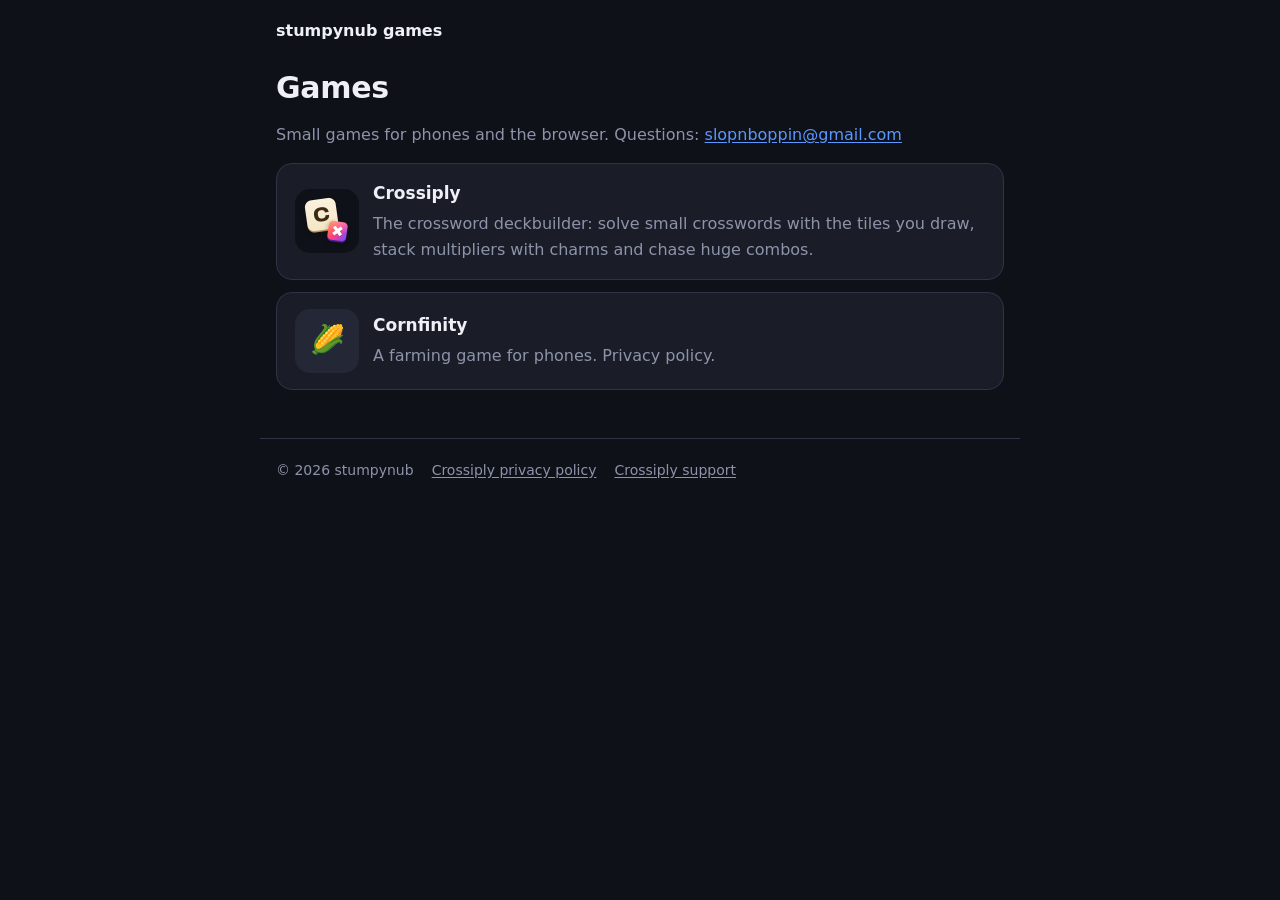
<file: index.html>
<!doctype html>
<html lang="en">
<head>
<meta charset="utf-8">
<meta name="viewport" content="width=device-width, initial-scale=1">
<title>stumpynub games</title>
<meta name="description" content="Small games by stumpynub: Crossiply, the crossword deckbuilder, and Cornfinity.">
<link rel="icon" href="crossiply/img/favicon.png">
<link rel="stylesheet" href="style.css">
</head>
<body>
<header class="top">
  <a class="home" href="./">stumpynub games</a>
</header>
<main>
<h1>Games</h1>
<p class="muted">Small games for phones and the browser. Questions:
  <a href="mailto:slopnboppin@gmail.com">slopnboppin@gmail.com</a></p>

<div class="card">
  <a class="game" href="crossiply/">
    <img src="crossiply/img/icon-512.png" alt="">
    <div>
      <h3>Crossiply</h3>
      <p>The crossword deckbuilder: solve small crosswords with the tiles you draw, stack multipliers with charms and
        chase huge combos.</p>
    </div>
  </a>
</div>

<div class="card">
  <a class="game" href="https://stumpynub.github.io/cornfinity-privacy/">
    <div class="icon" aria-hidden="true">🌽</div>
    <div>
      <h3>Cornfinity</h3>
      <p>A farming game for phones. Privacy policy.</p>
    </div>
  </a>
</div>
</main>
<footer>
  <span>© 2026 stumpynub</span>
  <a href="crossiply/privacy/">Crossiply privacy policy</a>
  <a href="crossiply/support/">Crossiply support</a>
</footer>
</body>
</html>
</file>
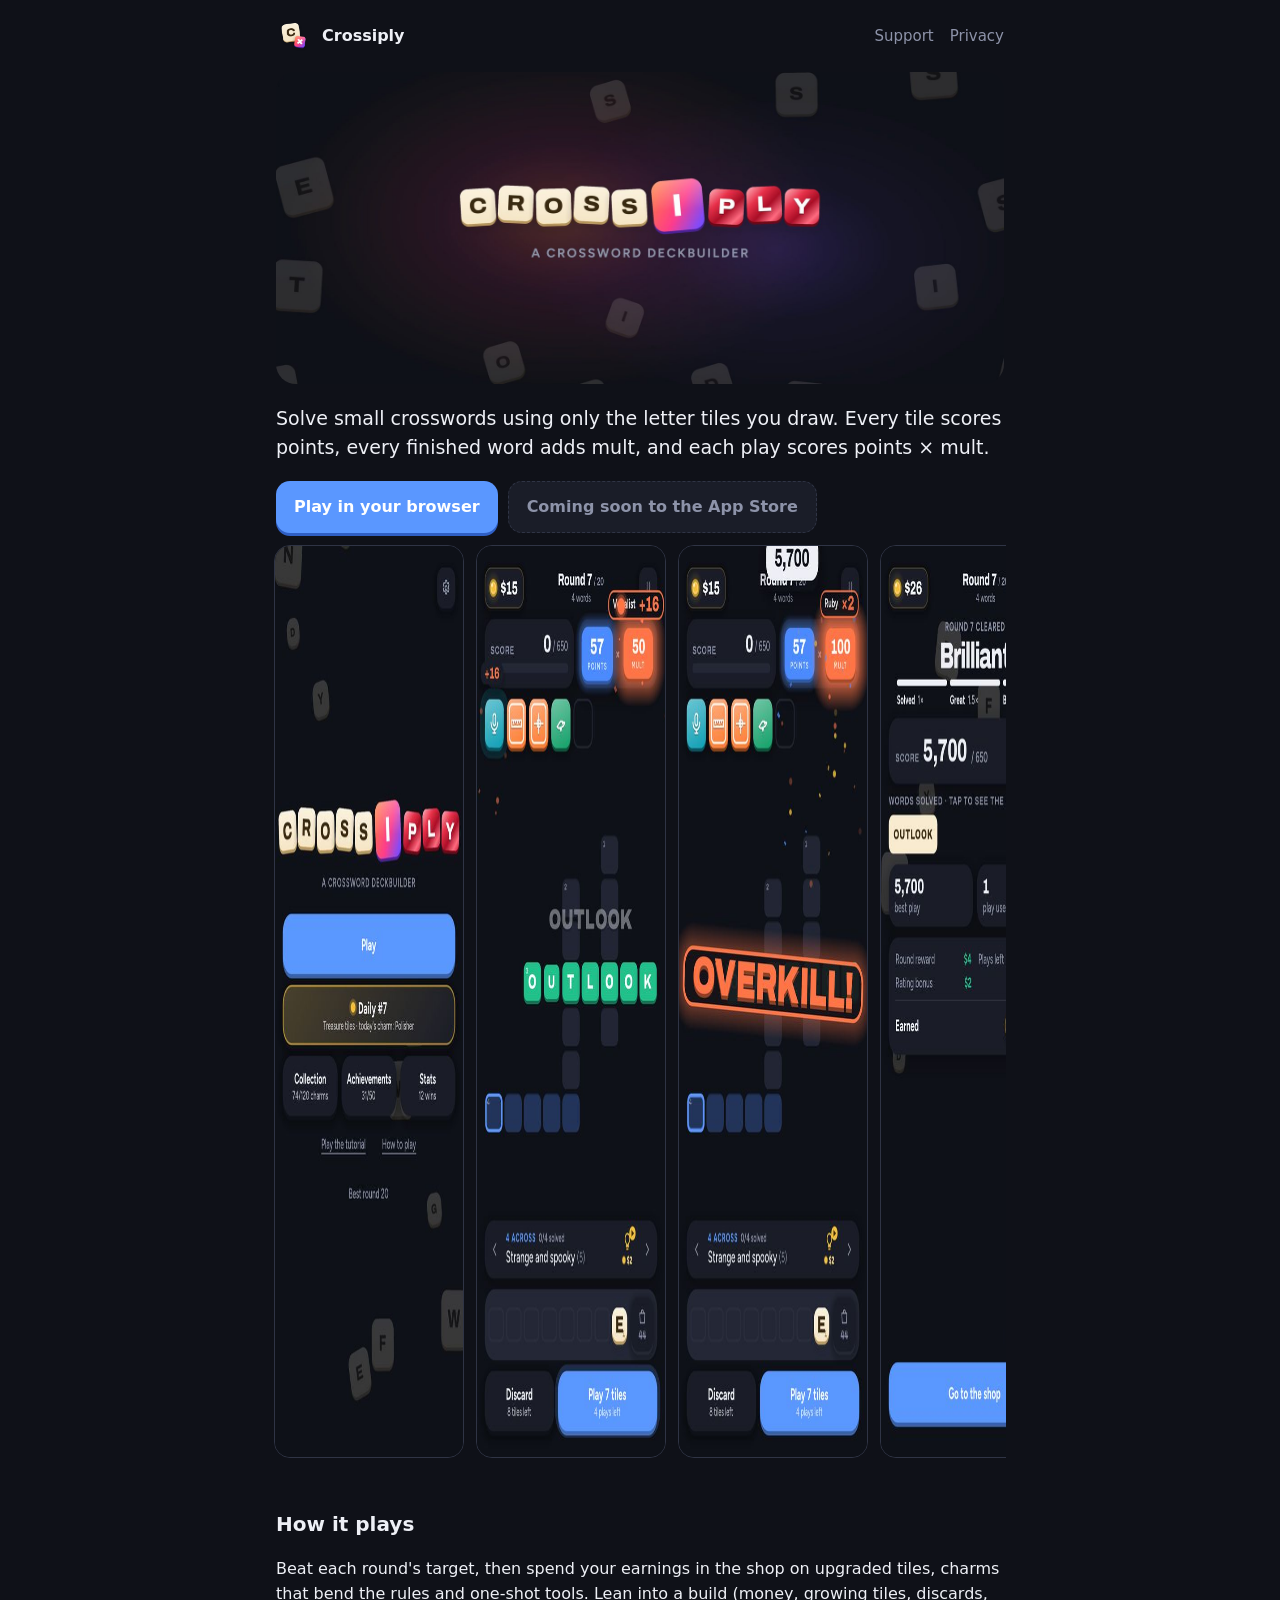
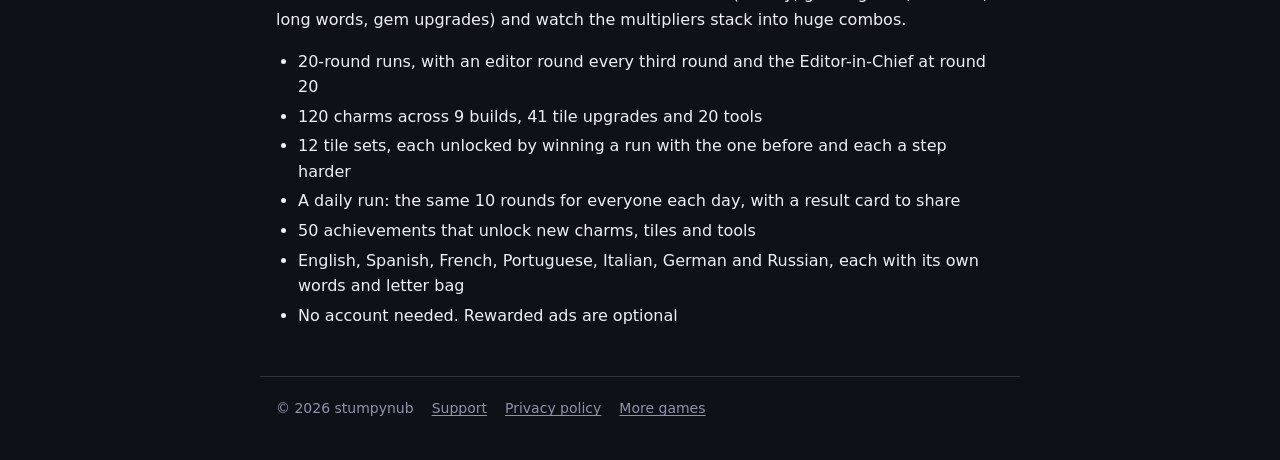
<file: crossiply/index.html>
<!doctype html>
<html lang="en">
<head>
<meta charset="utf-8">
<meta name="viewport" content="width=device-width, initial-scale=1">
<title>Crossiply: the crossword deckbuilder</title>
<meta name="description" content="Solve small crosswords with the letter tiles you draw. Stack multipliers with charms, build a bag of upgraded tiles and chase huge combos.">
<meta property="og:title" content="Crossiply: the crossword deckbuilder">
<meta property="og:description" content="Solve small crosswords with the letter tiles you draw. Stack multipliers with charms and chase huge combos.">
<meta property="og:image" content="https://stumpynub.github.io/crossiply/img/hero.jpg">
<link rel="icon" href="img/favicon.png">
<link rel="apple-touch-icon" href="img/apple-touch-icon.png">
<link rel="stylesheet" href="../style.css">
</head>
<body>
<header class="top">
  <a class="home" href="./"><img src="img/icon-512.png" alt="">Crossiply</a>
  <nav>
    <a href="support/">Support</a>
    <a href="privacy/">Privacy</a>
  </nav>
</header>
<main>
<div class="hero"><img src="img/hero.jpg" width="1600" height="686" alt="Crossiply: a crossword deckbuilder"></div>

<p class="lede">Solve small crosswords using only the letter tiles you draw. Every tile scores points, every finished
word adds mult, and each play scores points × mult.</p>

<div class="buttons">
  <a class="btn" href="https://www.playdrop.ai/@slopnboppin/crossiplier">Play in your browser</a>
  <span class="btn soon">Coming soon to the App Store</span>
</div>

<div class="shots">
  <img src="img/shot-1.jpg" width="420" height="913" alt="The title screen">
  <img src="img/shot-2.jpg" width="420" height="913" alt="A round: tiles placed on the crossword, a charm adding mult">
  <img src="img/shot-3.jpg" width="420" height="913" alt="An overkill play">
  <img src="img/shot-4.jpg" width="420" height="913" alt="A round cleared: Brilliant">
  <img src="img/shot-5.jpg" width="420" height="913" alt="The shop: charms, tiles, packs and tools">
</div>

<h2>How it plays</h2>
<p>Beat each round's target, then spend your earnings in the shop on upgraded tiles, charms that bend the rules and
one-shot tools. Lean into a build (money, growing tiles, discards, long words, gem upgrades) and watch the multipliers
stack into huge combos.</p>
<ul>
  <li>20-round runs, with an editor round every third round and the Editor-in-Chief at round 20</li>
  <li>120 charms across 9 builds, 41 tile upgrades and 20 tools</li>
  <li>12 tile sets, each unlocked by winning a run with the one before and each a step harder</li>
  <li>A daily run: the same 10 rounds for everyone each day, with a result card to share</li>
  <li>50 achievements that unlock new charms, tiles and tools</li>
  <li>English, Spanish, French, Portuguese, Italian, German and Russian, each with its own words and letter bag</li>
  <li>No account needed. Rewarded ads are optional</li>
</ul>
</main>
<footer>
  <span>© 2026 stumpynub</span>
  <a href="support/">Support</a>
  <a href="privacy/">Privacy policy</a>
  <a href="../">More games</a>
</footer>
</body>
</html>
</file>
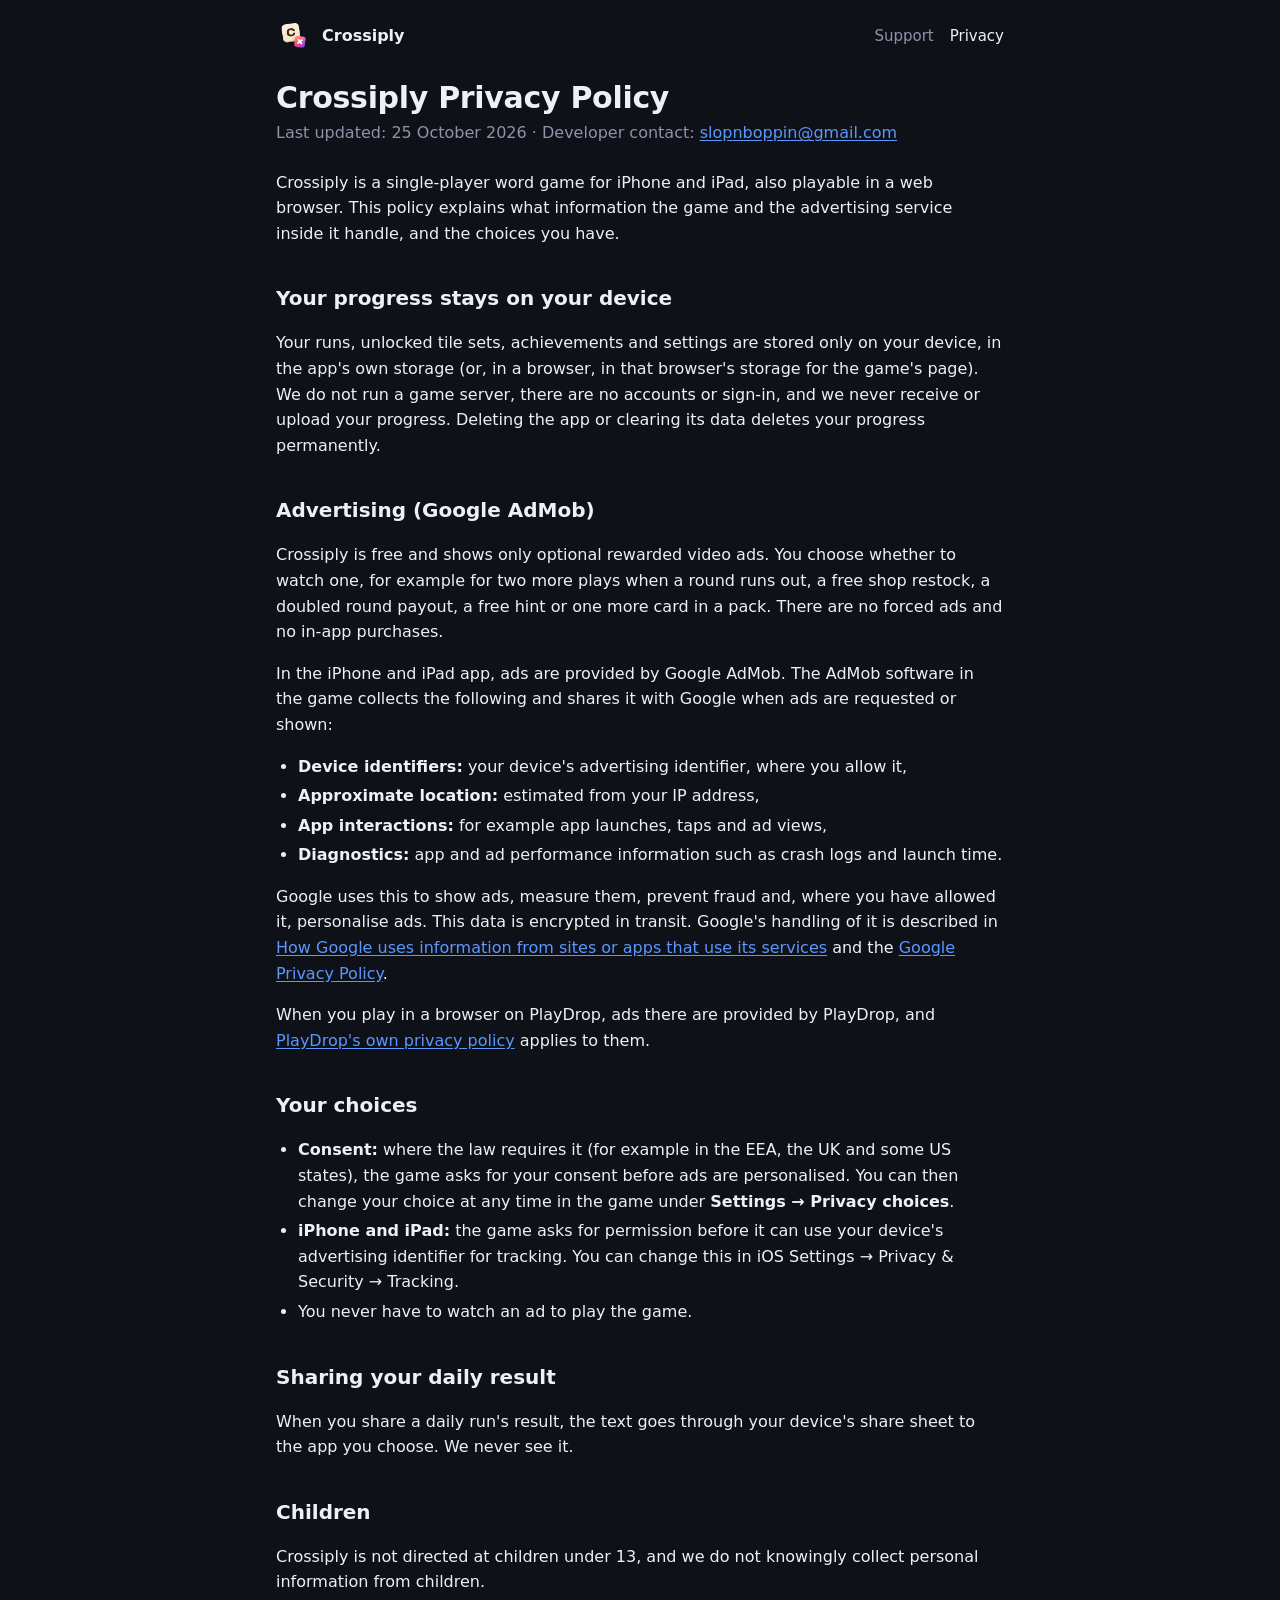
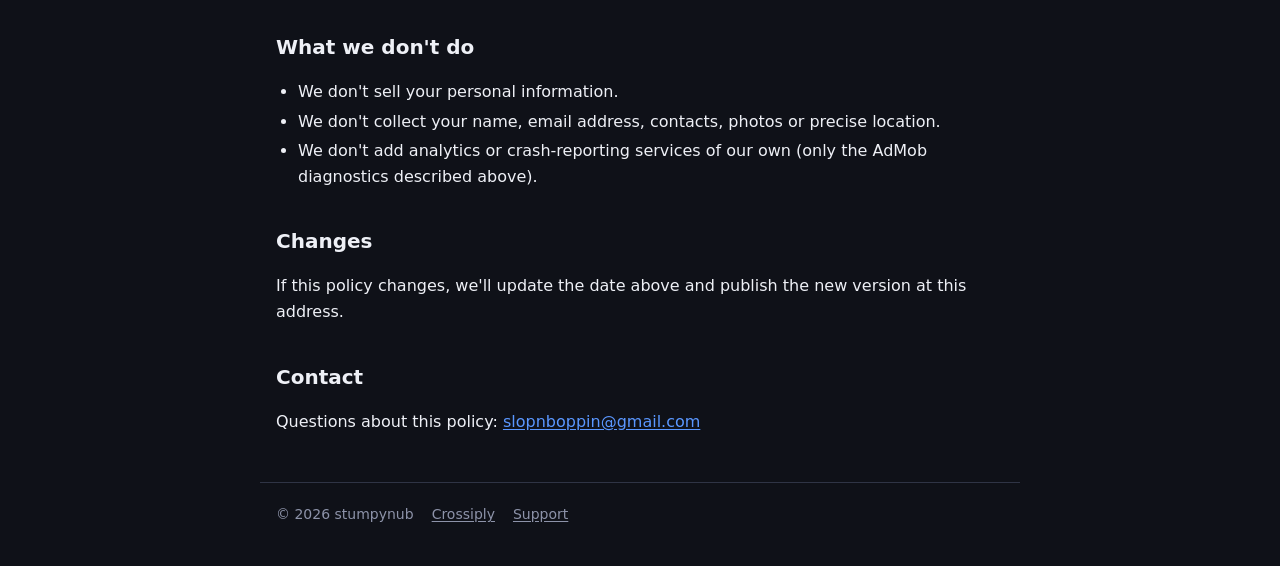
<file: crossiply/privacy/index.html>
<!doctype html>
<html lang="en">
<head>
<meta charset="utf-8">
<meta name="viewport" content="width=device-width, initial-scale=1">
<title>Crossiply Privacy Policy</title>
<meta name="description" content="What information Crossiply and the advertising inside it handle, and the choices you have.">
<link rel="icon" href="../img/favicon.png">
<link rel="stylesheet" href="../../style.css">
</head>
<body>
<header class="top">
  <a class="home" href="../"><img src="../img/icon-512.png" alt="">Crossiply</a>
  <nav>
    <a href="../support/">Support</a>
    <a href="./" aria-current="page">Privacy</a>
  </nav>
</header>
<main>
<h1>Crossiply Privacy Policy</h1>
<p class="updated">Last updated: 25 October 2026 · Developer contact:
  <a href="mailto:slopnboppin@gmail.com">slopnboppin@gmail.com</a></p>

<p>Crossiply is a single-player word game for iPhone and iPad, also playable in a web browser. This policy explains
what information the game and the advertising service inside it handle, and the choices you have.</p>

<h2>Your progress stays on your device</h2>
<p>Your runs, unlocked tile sets, achievements and settings are stored only on your device, in the app's own storage
(or, in a browser, in that browser's storage for the game's page). We do not run a game server, there are no accounts
or sign-in, and we never receive or upload your progress. Deleting the app or clearing its data deletes your progress
permanently.</p>

<h2>Advertising (Google AdMob)</h2>
<p>Crossiply is free and shows only optional rewarded video ads. You choose whether to watch one, for example for two
more plays when a round runs out, a free shop restock, a doubled round payout, a free hint or one more card in a pack.
There are no forced ads and no in-app purchases.</p>
<p>In the iPhone and iPad app, ads are provided by Google AdMob. The AdMob software in the game collects the following
and shares it with Google when ads are requested or shown:</p>
<ul>
  <li><b>Device identifiers:</b> your device's advertising identifier, where you allow it,</li>
  <li><b>Approximate location:</b> estimated from your IP address,</li>
  <li><b>App interactions:</b> for example app launches, taps and ad views,</li>
  <li><b>Diagnostics:</b> app and ad performance information such as crash logs and launch time.</li>
</ul>
<p>Google uses this to show ads, measure them, prevent fraud and, where you have allowed it, personalise ads. This data
is encrypted in transit. Google's handling of it is described in
<a href="https://policies.google.com/technologies/partner-sites">How Google uses information from sites or apps that use its services</a>
and the <a href="https://policies.google.com/privacy">Google Privacy Policy</a>.</p>
<p>When you play in a browser on PlayDrop, ads there are provided by PlayDrop, and
<a href="https://www.playdrop.ai/">PlayDrop's own privacy policy</a> applies to them.</p>

<h2>Your choices</h2>
<ul>
  <li><b>Consent:</b> where the law requires it (for example in the EEA, the UK and some US states), the game asks for
    your consent before ads are personalised. You can then change your choice at any time in the game under
    <b>Settings → Privacy choices</b>.</li>
  <li><b>iPhone and iPad:</b> the game asks for permission before it can use your device's advertising identifier for
    tracking. You can change this in iOS Settings → Privacy &amp; Security → Tracking.</li>
  <li>You never have to watch an ad to play the game.</li>
</ul>

<h2>Sharing your daily result</h2>
<p>When you share a daily run's result, the text goes through your device's share sheet to the app you choose. We
never see it.</p>

<h2>Children</h2>
<p>Crossiply is not directed at children under 13, and we do not knowingly collect personal information from
children.</p>

<h2>What we don't do</h2>
<ul>
  <li>We don't sell your personal information.</li>
  <li>We don't collect your name, email address, contacts, photos or precise location.</li>
  <li>We don't add analytics or crash-reporting services of our own (only the AdMob diagnostics described above).</li>
</ul>

<h2>Changes</h2>
<p>If this policy changes, we'll update the date above and publish the new version at this address.</p>

<h2>Contact</h2>
<p>Questions about this policy: <a href="mailto:slopnboppin@gmail.com">slopnboppin@gmail.com</a></p>
</main>
<footer>
  <span>© 2026 stumpynub</span>
  <a href="../">Crossiply</a>
  <a href="../support/">Support</a>
</footer>
</body>
</html>
</file>
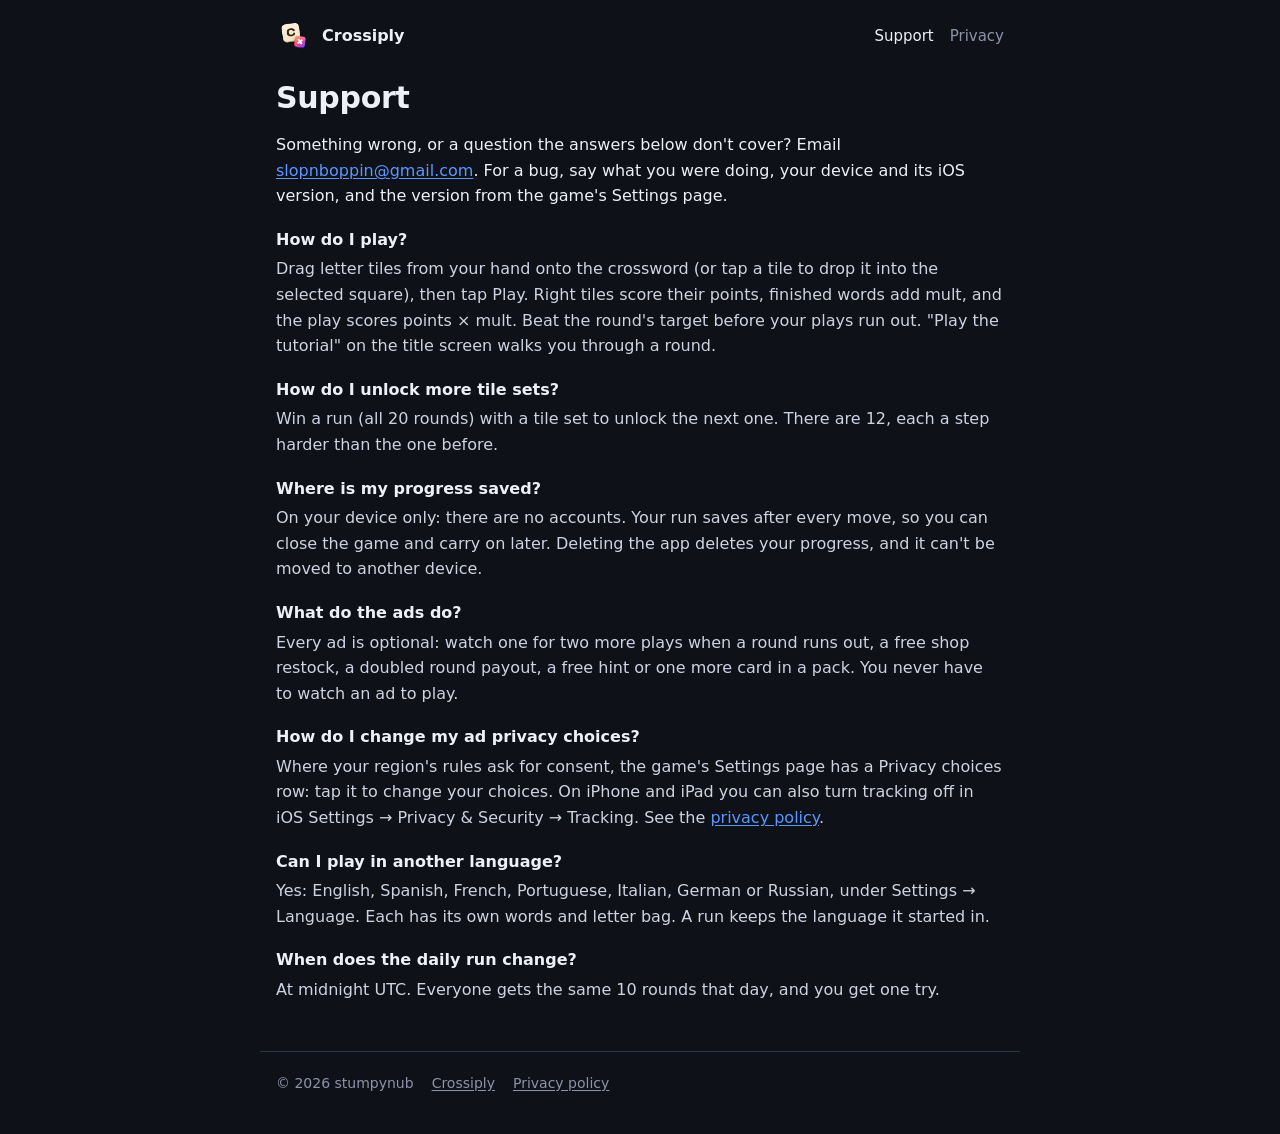
<file: crossiply/support/index.html>
<!doctype html>
<html lang="en">
<head>
<meta charset="utf-8">
<meta name="viewport" content="width=device-width, initial-scale=1">
<title>Crossiply Support</title>
<meta name="description" content="Help with Crossiply: how to play, your progress, tile sets, ads and privacy, and how to reach us.">
<link rel="icon" href="../img/favicon.png">
<link rel="stylesheet" href="../../style.css">
</head>
<body>
<header class="top">
  <a class="home" href="../"><img src="../img/icon-512.png" alt="">Crossiply</a>
  <nav>
    <a href="./" aria-current="page">Support</a>
    <a href="../privacy/">Privacy</a>
  </nav>
</header>
<main>
<h1>Support</h1>
<p>Something wrong, or a question the answers below don't cover? Email
  <a href="mailto:slopnboppin@gmail.com?subject=Crossiply">slopnboppin@gmail.com</a>. For a bug, say what you
  were doing, your device and its iOS version, and the version from the game's Settings page.</p>

<dl class="faq">
  <dt>How do I play?</dt>
  <dd>Drag letter tiles from your hand onto the crossword (or tap a tile to drop it into the selected square), then
    tap Play. Right tiles score
    their points, finished words add mult, and the play scores points × mult. Beat the round's target before your plays
    run out. "Play the tutorial" on the title screen walks you through a round.</dd>

  <dt>How do I unlock more tile sets?</dt>
  <dd>Win a run (all 20 rounds) with a tile set to unlock the next one. There are 12, each a step harder than the one
    before.</dd>

  <dt>Where is my progress saved?</dt>
  <dd>On your device only: there are no accounts. Your run saves after every move, so you can close the game and carry
    on later. Deleting the app deletes your progress, and it can't be moved to another device.</dd>

  <dt>What do the ads do?</dt>
  <dd>Every ad is optional: watch one for two more plays when a round runs out, a free shop restock, a doubled round
    payout, a free hint or one more card in a pack. You never have to watch an ad to play.</dd>

  <dt>How do I change my ad privacy choices?</dt>
  <dd>Where your region's rules ask for consent, the game's Settings page has a Privacy choices row: tap it to change
    your choices. On iPhone and iPad you can also turn tracking off in iOS Settings → Privacy &amp; Security →
    Tracking. See the <a href="../privacy/">privacy policy</a>.</dd>

  <dt>Can I play in another language?</dt>
  <dd>Yes: English, Spanish, French, Portuguese, Italian, German or Russian, under Settings → Language. Each has its
    own words and letter bag. A run keeps the language it started in.</dd>

  <dt>When does the daily run change?</dt>
  <dd>At midnight UTC. Everyone gets the same 10 rounds that day, and you get one try.</dd>
</dl>
</main>
<footer>
  <span>© 2026 stumpynub</span>
  <a href="../">Crossiply</a>
  <a href="../privacy/">Privacy policy</a>
</footer>
</body>
</html>
</file>
<file: style.css>
/* stumpynub.github.io: the game's own colours (godot/ui/pal.gd), system fonts, nothing loaded from elsewhere */
:root {
  --bg: #0f1118;
  --surface: #1a1d28;
  --surface-2: #242836;
  --line: #2f3445;
  --text: #eef0f6;
  --muted: #8d93a9;
  --accent: #5a97ff;
  --mult: #ff7547;
  --gold: #f5c03a;
  --ok: #22c08a;
  color-scheme: dark;
}
* { box-sizing: border-box; }
html { -webkit-text-size-adjust: 100%; }
body {
  margin: 0;
  background: var(--bg);
  color: var(--text);
  font: 16px/1.6 system-ui, -apple-system, "Segoe UI", Roboto, "Helvetica Neue", sans-serif;
}
a { color: var(--accent); text-underline-offset: 2px; }
img { max-width: 100%; display: block; }
main, .wrap { max-width: 760px; margin: 0 auto; padding: 0 16px; }
header.top { max-width: 760px; margin: 0 auto; padding: 18px 16px; display: flex; align-items: center; gap: 12px; }
header.top a.home { display: flex; align-items: center; gap: 10px; color: var(--text); text-decoration: none; font-weight: 800; }
header.top img { width: 36px; height: 36px; border-radius: 9px; }
header.top nav { margin-left: auto; display: flex; gap: 16px; font-size: 15px; }
header.top nav a { color: var(--muted); text-decoration: none; }
header.top nav a:hover, header.top nav a[aria-current] { color: var(--text); }
h1 { font-size: 30px; line-height: 1.2; margin: 8px 0 4px; letter-spacing: -0.01em; }
h2 { font-size: 20px; margin: 36px 0 8px; }
.muted { color: var(--muted); }
.updated { color: var(--muted); margin: 0 0 24px; }
ul { padding-left: 22px; }
li { margin: 4px 0; }
.hero { margin: 0 0 8px; border-radius: 20px; overflow: hidden; background: #12131b; }
.hero img { width: 100%; height: auto; aspect-ratio: 1600 / 686; object-fit: cover; }
.lede { font-size: 19px; line-height: 1.5; margin: 20px 0; }
.buttons { display: flex; flex-wrap: wrap; gap: 10px; margin: 20px 0 8px; }
.btn {
  display: inline-flex; align-items: center; gap: 8px; padding: 12px 18px; border-radius: 14px;
  background: var(--accent); color: #fff; font-weight: 700; text-decoration: none;
  box-shadow: 0 3px 0 #2f5fc4;
}
.btn.ghost { background: var(--surface-2); color: var(--text); box-shadow: 0 3px 0 #161925; }
.btn.soon { background: var(--surface); color: var(--muted); box-shadow: none; border: 1px dashed var(--line); cursor: default; }
.shots { display: flex; gap: 12px; overflow-x: auto; padding: 4px 2px 14px; margin: 8px -2px 0; scroll-snap-type: x mandatory; }
.shots img { width: 190px; flex: 0 0 auto; border-radius: 16px; border: 1px solid var(--line); scroll-snap-align: start; }
.card { background: var(--surface); border: 1px solid var(--line); border-radius: 16px; padding: 16px 18px; margin: 12px 0; }
.card h3 { margin: 0 0 4px; font-size: 17px; }
.card p { margin: 0; color: var(--muted); }
.game { display: flex; gap: 14px; align-items: center; text-decoration: none; color: inherit; }
.game img { width: 64px; height: 64px; border-radius: 15px; flex: 0 0 auto; }
.game .icon { width: 64px; height: 64px; border-radius: 15px; flex: 0 0 auto; background: var(--surface-2); display: grid; place-items: center; font-size: 28px; }
dl.faq dt { font-weight: 700; margin-top: 18px; }
dl.faq dd { margin: 4px 0 0; color: #cfd3e1; }
footer { max-width: 760px; margin: 48px auto 0; padding: 20px 16px 40px; border-top: 1px solid var(--line); color: var(--muted); font-size: 14px; display: flex; flex-wrap: wrap; gap: 8px 18px; }
footer a { color: var(--muted); }
@media (max-width: 520px) {
  h1 { font-size: 26px; }
  .lede { font-size: 17px; }
  header.top nav { gap: 12px; font-size: 14px; }
  .shots img { width: 160px; }
}
</file>
